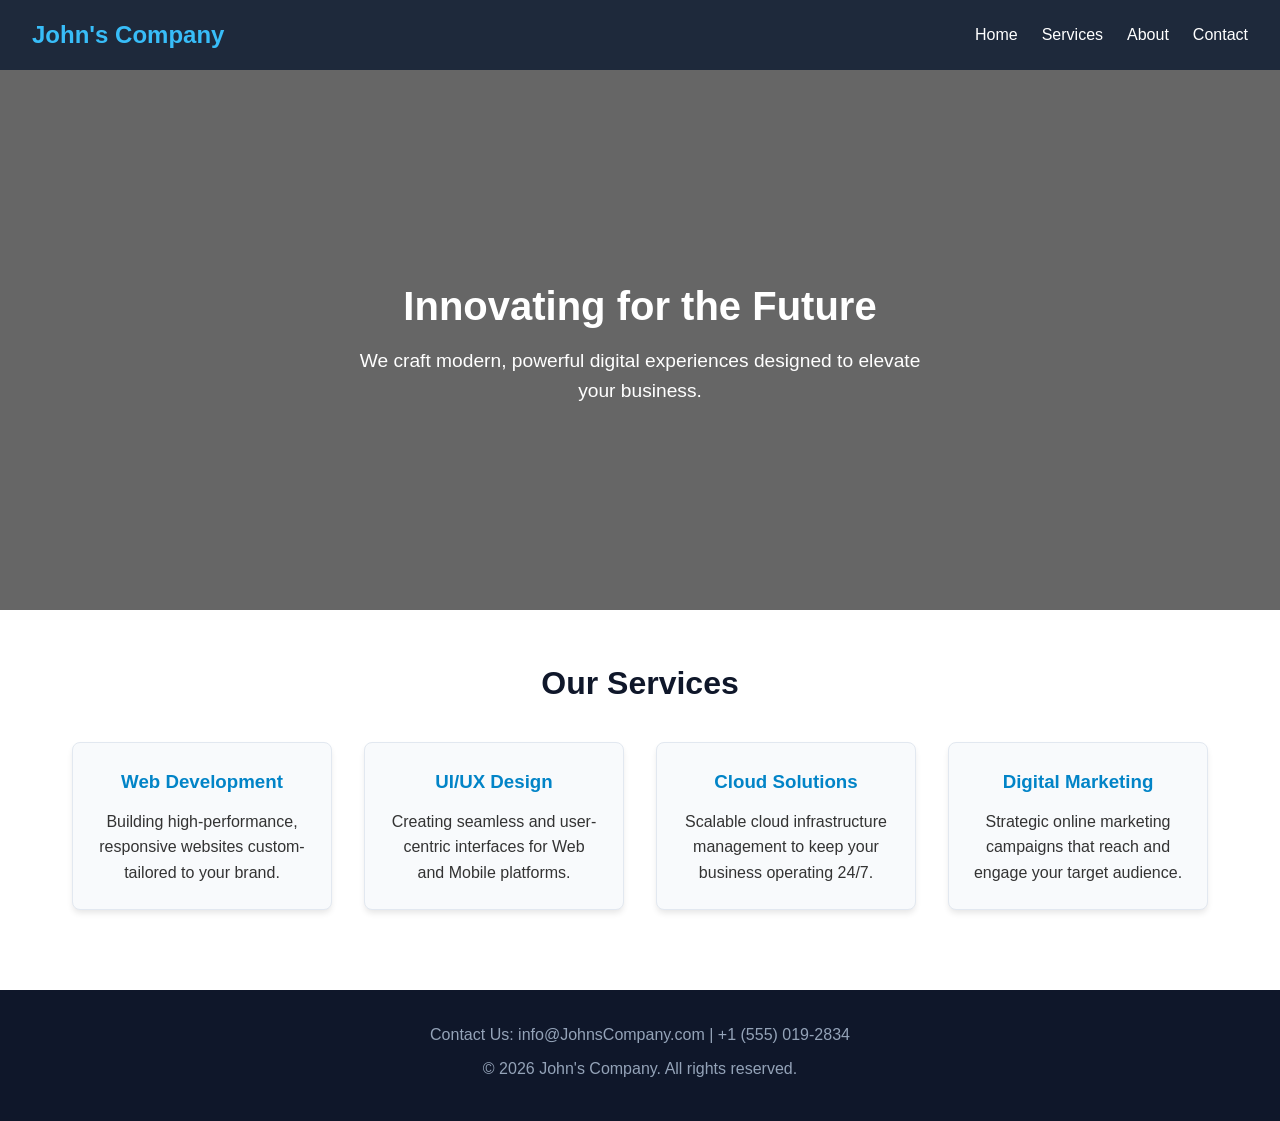
<file: EXP 1/index.html>
<!DOCTYPE html>
<html lang="en">
<head>
  <meta charset="UTF-8" />
  <meta name="viewport" content="width=device-width, initial-scale=1.0" />
  <title>John's Company | Home</title>
  <style>
    /* Reset & Base Styles */
    * {
      box-sizing: border-box;
      margin: 0;
      padding: 0;
    }

    body {
      font-family: 'Segoe UI', Tahoma, Geneva, Verdana, sans-serif;
      line-height: 1.6;
      color: #333;
    }

    /* 1. Header & Navigation (Flexbox Layout) */
    header {
      background-color: #1e293b;
      color: #fff;
      display: flex;
      justify-content: space-between;
      align-items: center;
      padding: 1rem 2rem;
      position: sticky;
      top: 0;
      z-index: 1000;
    }

    .logo {
      font-size: 1.5rem;
      font-weight: bold;
      color: #38bdf8;
    }

    nav ul {
      display: flex;
      list-style: none;
      gap: 1.5rem;
    }

    nav a {
      color: #fff;
      text-decoration: none;
      font-weight: 500;
      transition: color 0.3s;
    }

    nav a:hover {
      color: #38bdf8;
    }

    /* 2. Hero Section */
    .hero {
      background: linear-gradient(rgba(0, 0, 0, 0.6), rgba(0, 0, 0, 0.6)), 
                  url('https://picsum.photos/1200/500') center/cover no-repeat;
      height: 60vh;
      display: flex;
      flex-direction: column;
      justify-content: center;
      align-items: center;
      text-align: center;
      color: #fff;
      padding: 0 1rem;
    }

    .hero h1 {
      font-size: 2.5rem;
      margin-bottom: 0.5rem;
    }

    .hero p {
      font-size: 1.2rem;
      max-width: 600px;
    }

    /* 3. Services Section (CSS Grid Layout) */
    .services {
      padding: 3rem 2rem;
      max-width: 1200px;
      margin: 0 auto;
    }

    .services h2 {
      text-align: center;
      margin-bottom: 2rem;
      font-size: 2rem;
      color: #0f172a;
    }

    .grid-container {
      display: grid;
      grid-template-columns: repeat(auto-fit, minmax(250px, 1fr));
      gap: 2rem;
    }

    .card {
      background: #f8fafc;
      border: 1px solid #e2e8f0;
      border-radius: 8px;
      padding: 1.5rem;
      text-align: center;
      box-shadow: 0 4px 6px -1px rgba(0, 0, 0, 0.1);
    }

    .card h3 {
      margin-bottom: 0.75rem;
      color: #0284c7;
    }

    /* 4. Footer */
    footer {
      background-color: #0f172a;
      color: #94a3b8;
      text-align: center;
      padding: 2rem 1rem;
      margin-top: 2rem;
    }

    footer p {
      margin-bottom: 0.5rem;
    }

    /* Media Queries for Mobile Responsiveness */
    @media (max-width: 768px) {
      header {
        flex-direction: column;
        gap: 1rem;
      }

      .hero h1 {
        font-size: 1.8rem;
      }

      .hero p {
        font-size: 1rem;
      }
    }
  </style>
</head>
<body>

  <!-- Header Section -->
  <header>
    <div class="logo">John's Company</div>
    <nav>
      <ul>
  <li><a href="index.html">Home</a></li>
  <li><a href="services.html">Services</a></li>
  <li><a href="about.html">About</a></li>
  <li><a href="contact.html">Contact</a></li>
</ul>
    </nav>
  </header>

  <!-- Hero Section -->
  <section class="hero">
    <h1>Innovating for the Future</h1>
    <p>We craft modern, powerful digital experiences designed to elevate your business.</p>
  </section>

  <!-- Services Section -->
  <section class="services">
    <h2>Our Services</h2>
    <div class="grid-container">
      <div class="card">
        <h3>Web Development</h3>
        <p>Building high-performance, responsive websites custom-tailored to your brand.</p>
      </div>
      <div class="card">
        <h3>UI/UX Design</h3>
        <p>Creating seamless and user-centric interfaces for Web and Mobile platforms.</p>
      </div>
      <div class="card">
        <h3>Cloud Solutions</h3>
        <p>Scalable cloud infrastructure management to keep your business operating 24/7.</p>
      </div>
      <div class="card">
        <h3>Digital Marketing</h3>
        <p>Strategic online marketing campaigns that reach and engage your target audience.</p>
      </div>
    </div>
  </section>

  <!-- Footer Section -->
  <footer>
    <p>Contact Us: info@JohnsCompany.com | +1 (555) 019-2834</p>
    <p>&copy; 2026 John's Company. All rights reserved.</p>
  </footer>

</body>
</html>
</file>
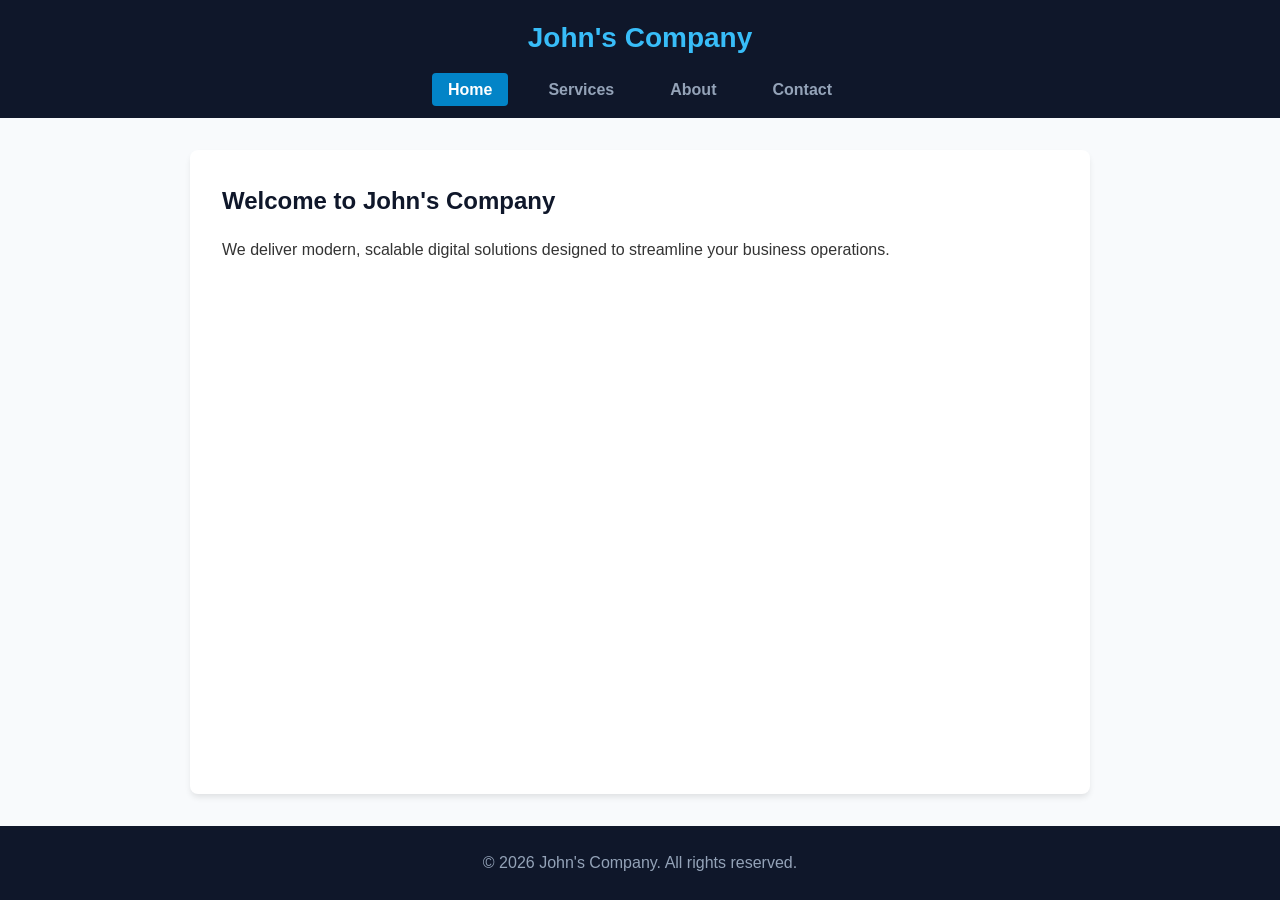
<file: EXP 2/index.html>
<!DOCTYPE html>
<html lang="en">
<head>
  <meta charset="UTF-8" />
  <meta name="viewport" content="width=device-width, initial-scale=1.0" />
  <title>Multi-Page Business Website</title>
  <style>
    /* Global Reset & Basic Styling */
    * {
      box-sizing: border-box;
      margin: 0;
      padding: 0;
    }

    body {
      font-family: 'Segoe UI', Tahoma, Geneva, Verdana, sans-serif;
      line-height: 1.6;
      color: #333;
      background-color: #f8fafc;
      display: flex;
      flex-direction: column;
      min-height: 100vh;
    }

    /* Header & Uniform Navigation */
    header {
      background-color: #0f172a;
      color: #fff;
      padding: 1rem 2rem;
      display: flex;
      flex-direction: column;
      align-items: center;
      gap: 1rem;
    }

    .logo {
      font-size: 1.75rem;
      font-weight: bold;
      color: #38bdf8;
    }

    nav ul {
      display: flex;
      list-style: none;
      gap: 1.5rem;
    }

    nav a {
      color: #94a3b8;
      text-decoration: none;
      font-weight: 600;
      padding: 0.5rem 1rem;
      border-radius: 4px;
      transition: all 0.3s ease;
    }

    nav a:hover,
    nav a.active {
      color: #fff;
      background-color: #0284c7;
    }

    /* Main Section Switching Logic */
    main {
      flex: 1;
      max-width: 900px;
      width: 100%;
      margin: 2rem auto;
      padding: 2rem;
      background: #ffffff;
      border-radius: 8px;
      box-shadow: 0 4px 6px -1px rgba(0, 0, 0, 0.1);
    }

    /* Hide sections by default */
    .page-section {
      display: none;
    }

    /* Show only the active section */
    .page-section.active {
      display: block;
    }

    h1 {
      margin-bottom: 1rem;
      color: #0f172a;
    }

    /* Services Grid */
    .grid {
      display: grid;
      grid-template-columns: repeat(auto-fit, minmax(200px, 1fr));
      gap: 1.5rem;
      margin-top: 1.5rem;
    }

    .card {
      padding: 1.5rem;
      border: 1px solid #e2e8f0;
      border-radius: 6px;
      background-color: #f1f5f9;
    }

    /* Form Styles */
    .contact-form {
      display: flex;
      flex-direction: column;
      gap: 1rem;
      max-width: 450px;
      margin-top: 1rem;
    }

    .contact-form input,
    .contact-form textarea {
      padding: 0.75rem;
      border: 1px solid #cbd5e1;
      border-radius: 4px;
    }

    .contact-form button {
      background-color: #0284c7;
      color: white;
      border: none;
      padding: 0.75rem;
      border-radius: 4px;
      cursor: pointer;
      font-weight: bold;
    }

    .contact-form button:hover {
      background-color: #0369a1;
    }

    /* Footer */
    footer {
      background-color: #0f172a;
      color: #94a3b8;
      text-align: center;
      padding: 1.5rem;
      margin-top: auto;
    }
  </style>
</head>
<body>

  <!-- Uniform Header Section -->
  <header>
    <div class="logo">John's Company</div>
    <nav>
      <ul>
        <li><a href="#home" class="nav-btn active" onclick="showPage('home', this)">Home</a></li>
        <li><a href="#services" class="nav-btn" onclick="showPage('services', this)">Services</a></li>
        <li><a href="#about" class="nav-btn" onclick="showPage('about', this)">About</a></li>
        <li><a href="#contact" class="nav-btn" onclick="showPage('contact', this)">Contact</a></li>
      </ul>
    </nav>
  </header>

  <!-- Main Content Container -->
  <main>
    <!-- Home Section -->
    <section id="home" class="page-section active">
      <h1>Welcome to John's Company</h1>
      <p>We deliver modern, scalable digital solutions designed to streamline your business operations.</p>
    </section>

    <!-- Services Section -->
    <section id="services" class="page-section">
      <h1>Our Services</h1>
      <div class="grid">
        <div class="card">
          <h3>Web Development</h3>
          <p>Custom responsive web application design and implementation.</p>
        </div>
        <div class="card">
          <h3>Cloud Solutions</h3>
          <p>Reliable cloud infrastructure and deployment integration.</p>
        </div>
        <div class="card">
          <h3>UI/UX Design</h3>
          <p>User-centered interface design focused on experience optimization.</p>
        </div>
      </div>
    </section>

    <!-- About Section -->
    <section id="about" class="page-section">
      <h1>About Us</h1>
      <p>John's Company is dedicated to delivering industry-standard web engineering solutions with structured software patterns and sleek UI performance.</p>
    </section>

    <!-- Contact Section -->
    <section id="contact" class="page-section">
      <h1>Contact Us</h1>
      <form class="contact-form" onsubmit="event.preventDefault(); alert('Message Sent!');">
        <input type="text" placeholder="Your Name" required />
        <input type="email" placeholder="Your Email" required />
        <textarea rows="4" placeholder="Your Message" required></textarea>
        <button type="submit">Send Message</button>
      </form>
    </section>
  </main>

  <!-- Uniform Footer Section -->
  <footer>
    <p>&copy; 2026 John's Company. All rights reserved.</p>
  </footer>

  <!-- Navigation Switch Handler -->
  <script>
    function showPage(pageId, element) {
      // Hide all page sections
      const sections = document.querySelectorAll('.page-section');
      sections.forEach(sec => sec.classList.remove('active'));

      // Remove active status from all links
      const links = document.querySelectorAll('.nav-btn');
      links.forEach(link => link.classList.remove('active'));

      // Display current section & highlight selected link
      document.getElementById(pageId).classList.add('active');
      element.classList.add('active');
    }
  </script>

</body>
</html>
</file>
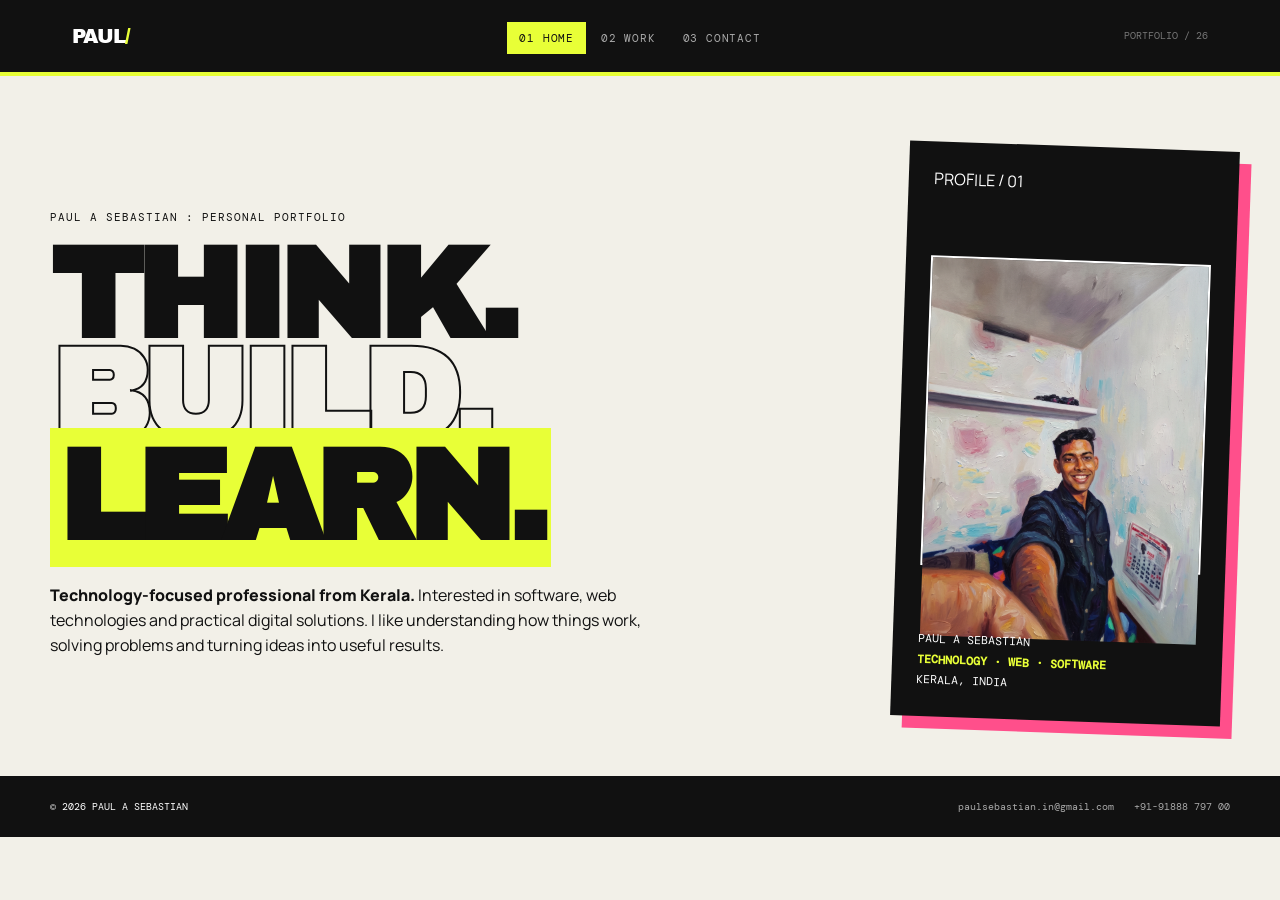
<file: EXP 4/index.html>
<!doctype html>
<html lang="en">
    <head>
        <meta charset="UTF-8" />
        <meta name="viewport" content="width=device-width,initial-scale=1.0" />
        <title>Paul A Sebastian</title>
        <link rel="stylesheet" href="style.css" />
    </head>
    <body class="home">
        <header class="site-header">
            <nav class="navbar">
                <a class="logo" href="index.html">PAUL<span>/</span></a>
                <ul class="nav-menu">
                    <li><a class="active" href="index.html">01 Home</a></li>
                    <li><a href="projects.html">02 Work</a></li>
                    <li><a href="contact.html">03 Contact</a></li>
                </ul>
                <div class="header-mark">PORTFOLIO / 26</div>
            </nav>
        </header>
        <main>
            <section class="hero container">
                <div class="hero-left">
                    <div class="issue">PAUL A SEBASTIAN : PERSONAL PORTFOLIO</div>
                    <h1>Think.<br /><span class="outline">Build.</span><br /><span class="accent">Learn.</span></h1>
                    <p class="hero-copy">
                        <strong>Technology-focused professional from Kerala.</strong> Interested in software, web
                        technologies and practical digital solutions. I like understanding how things work, solving
                        problems and turning ideas into useful results.
                    </p>
                </div>
                <div class="side-poster">
                    <div>PROFILE / 01</div>
                   <div class="photo">
    <img src="paul.png" alt="Paul A. Sebastian">
</div>
                    <div class="poster-bottom">
                        PAUL A SEBASTIAN<br /><b>TECHNOLOGY · WEB · SOFTWARE</b><br />KERALA, INDIA
                    </div>
                </div>
            </section>
           
        </main>
        <footer class="site-footer">
            <div class="footer-inner">
                <p>© 2026 PAUL A SEBASTIAN</p>
                <div class="footer-links">
                    <a href="mailto:paulsebastian.in@gmail.com"">paulsebastian.in@gmail.com</a
                    ><a href="tel:+919876543210">+91-91888 797 00</a>
                </div>
            </div>
        </footer>
    </body>
</html>
</file>
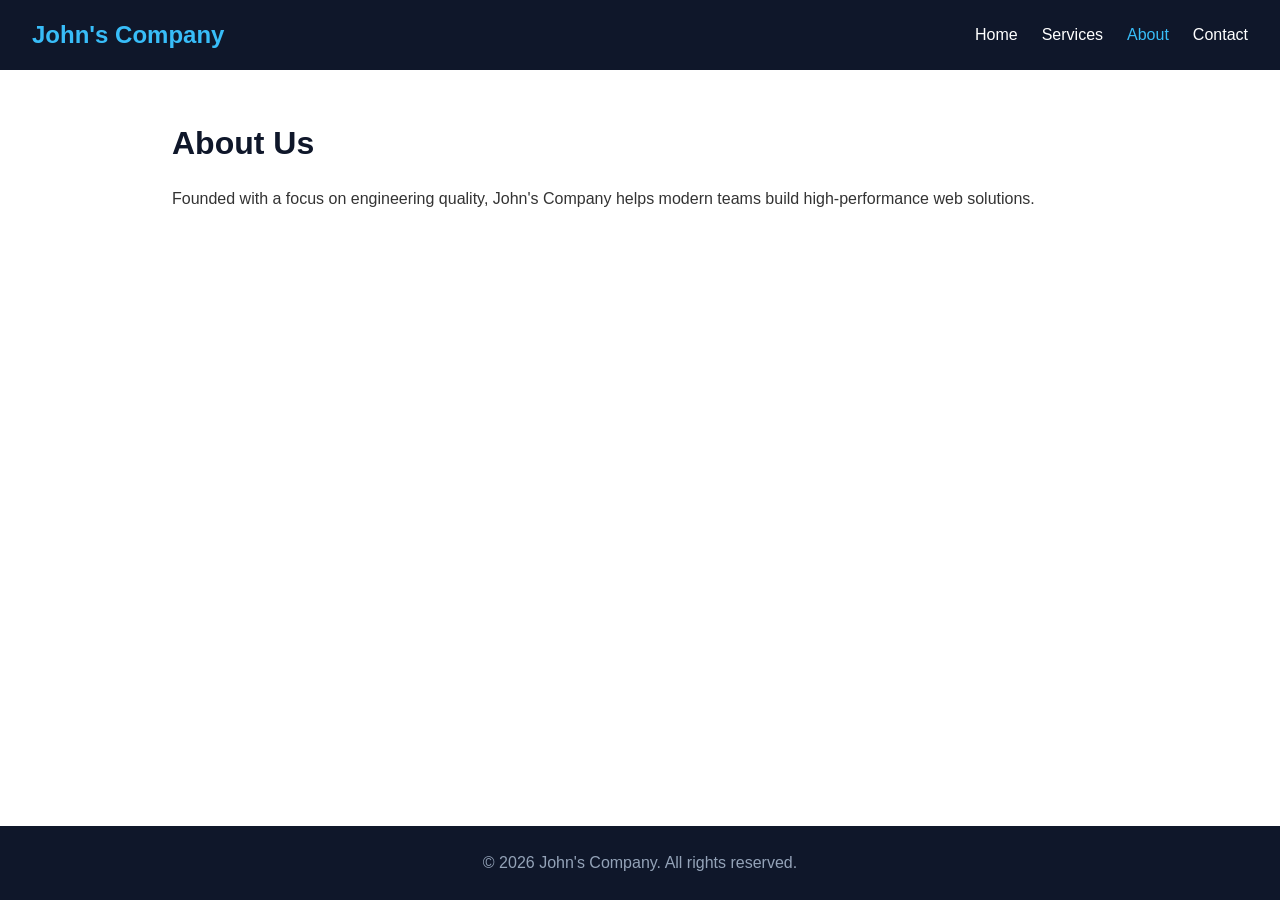
<file: EXP 1/about.html>
<!DOCTYPE html>
<html lang="en">
<head>
  <meta charset="UTF-8" />
  <meta name="viewport" content="width=device-width, initial-scale=1.0" />
  <title>John's Company | About</title>
  <link rel="stylesheet" href="style.css" />
</head>
<body>
  <header>
    <div class="logo">John's Company</div>
    <nav>
      <ul>
        <li><a href="index.html">Home</a></li>
        <li><a href="services.html">Services</a></li>
        <li><a href="about.html" class="active">About</a></li>
        <li><a href="contact.html">Contact</a></li>
      </ul>
    </nav>
  </header>

  <main>
    <h1>About Us</h1>
    <p>Founded with a focus on engineering quality, John's Company helps modern teams build high-performance web solutions.</p>
  </main>

  <footer>
    <p>&copy; 2026 John's Company. All rights reserved.</p>
  </footer>
</body>
</html>
</file>
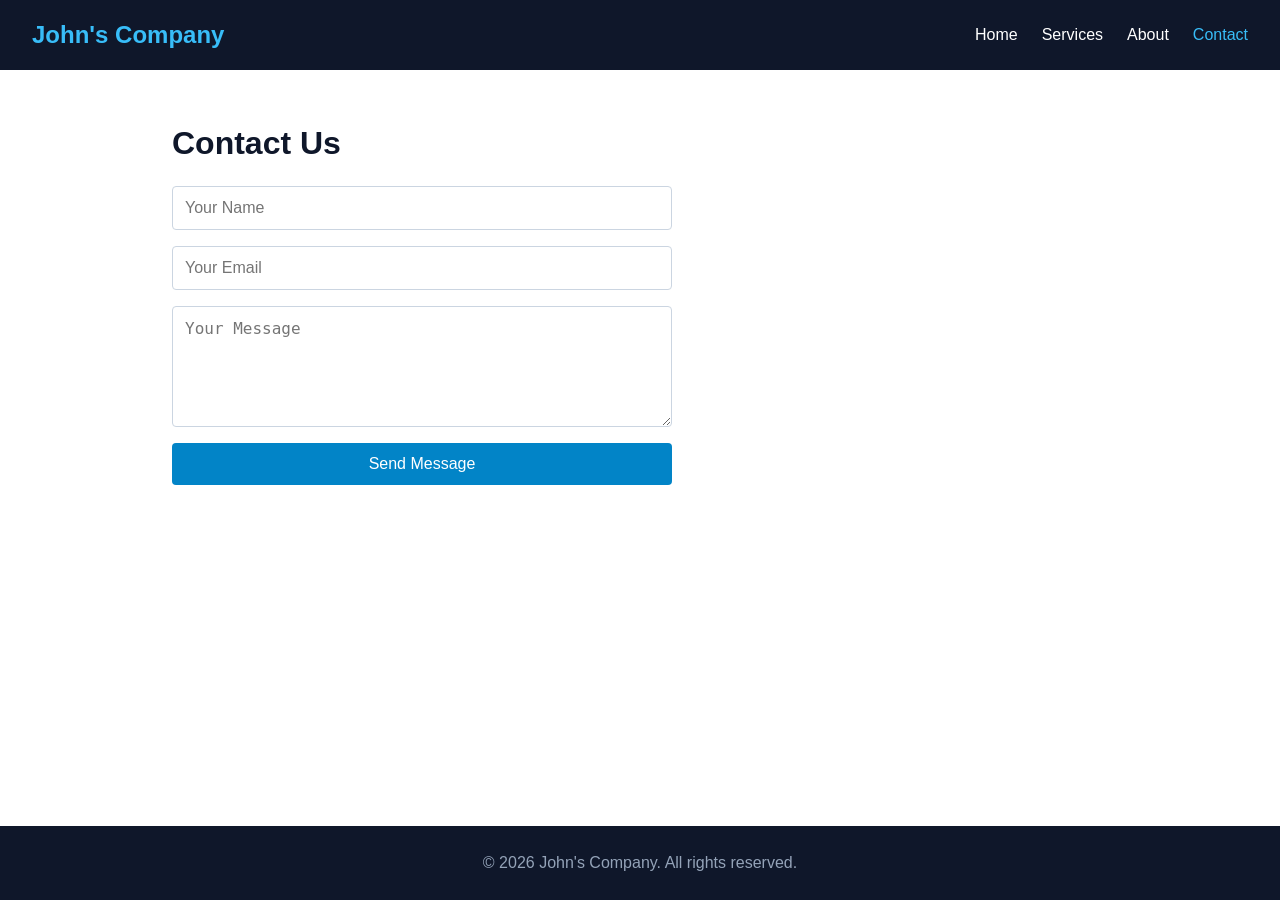
<file: EXP 1/contact.html>
<!DOCTYPE html>
<html lang="en">
<head>
  <meta charset="UTF-8" />
  <meta name="viewport" content="width=device-width, initial-scale=1.0" />
  <title>John's Company | Contact</title>
  <link rel="stylesheet" href="style.css" />
</head>
<body>
  <header>
    <div class="logo">John's Company</div>
    <nav>
      <ul>
        <li><a href="index.html">Home</a></li>
        <li><a href="services.html">Services</a></li>
        <li><a href="about.html">About</a></li>
        <li><a href="contact.html" class="active">Contact</a></li>
      </ul>
    </nav>
  </header>

  <main>
    <h1>Contact Us</h1>
    <form class="contact-form">
      <input type="text" placeholder="Your Name" required />
      <input type="email" placeholder="Your Email" required />
      <textarea rows="5" placeholder="Your Message" required></textarea>
      <button type="submit">Send Message</button>
    </form>
  </main>

  <footer>
    <p>&copy; 2026 John's Company. All rights reserved.</p>
  </footer>
</body>
</html>
</file>
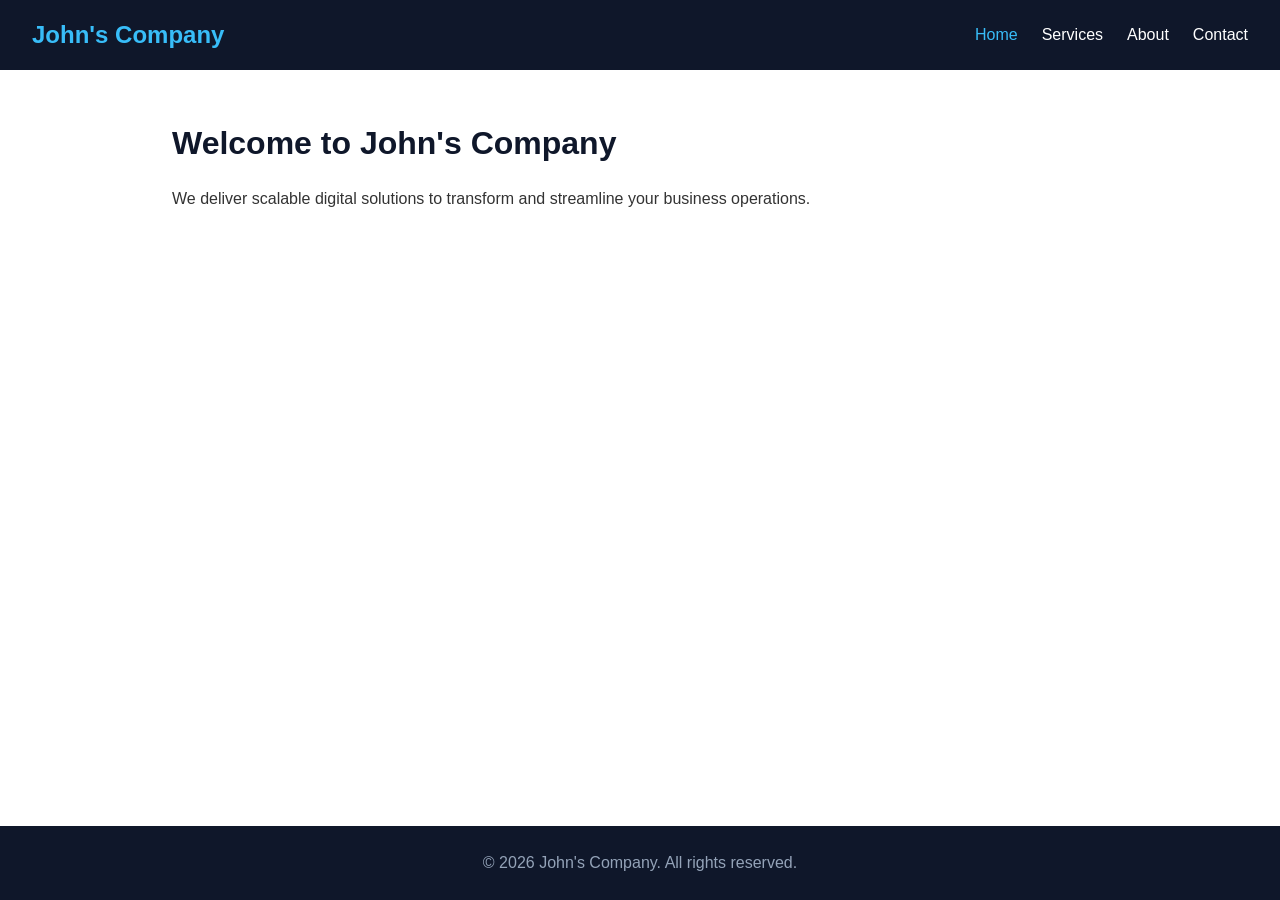
<file: EXP 1/home.html>
<!DOCTYPE html>
<html lang="en">
<head>
  <meta charset="UTF-8" />
  <meta name="viewport" content="width=device-width, initial-scale=1.0" />
  <title>John's Company | Home</title>
  <link rel="stylesheet" href="style.css" />
</head>
<body>
  <header>
    <div class="logo">John's Company</div>
    <nav>
      <ul>
        <li><a href="index.html" class="active">Home</a></li>
        <li><a href="services.html">Services</a></li>
        <li><a href="about.html">About</a></li>
        <li><a href="contact.html">Contact</a></li>
      </ul>
    </nav>
  </header>

  <main>
    <h1>Welcome to John's Company</h1>
    <p>We deliver scalable digital solutions to transform and streamline your business operations.</p>
  </main>

  <footer>
    <p>&copy; 2026 John's Company. All rights reserved.</p>
  </footer>
</body>
</html>
</file>
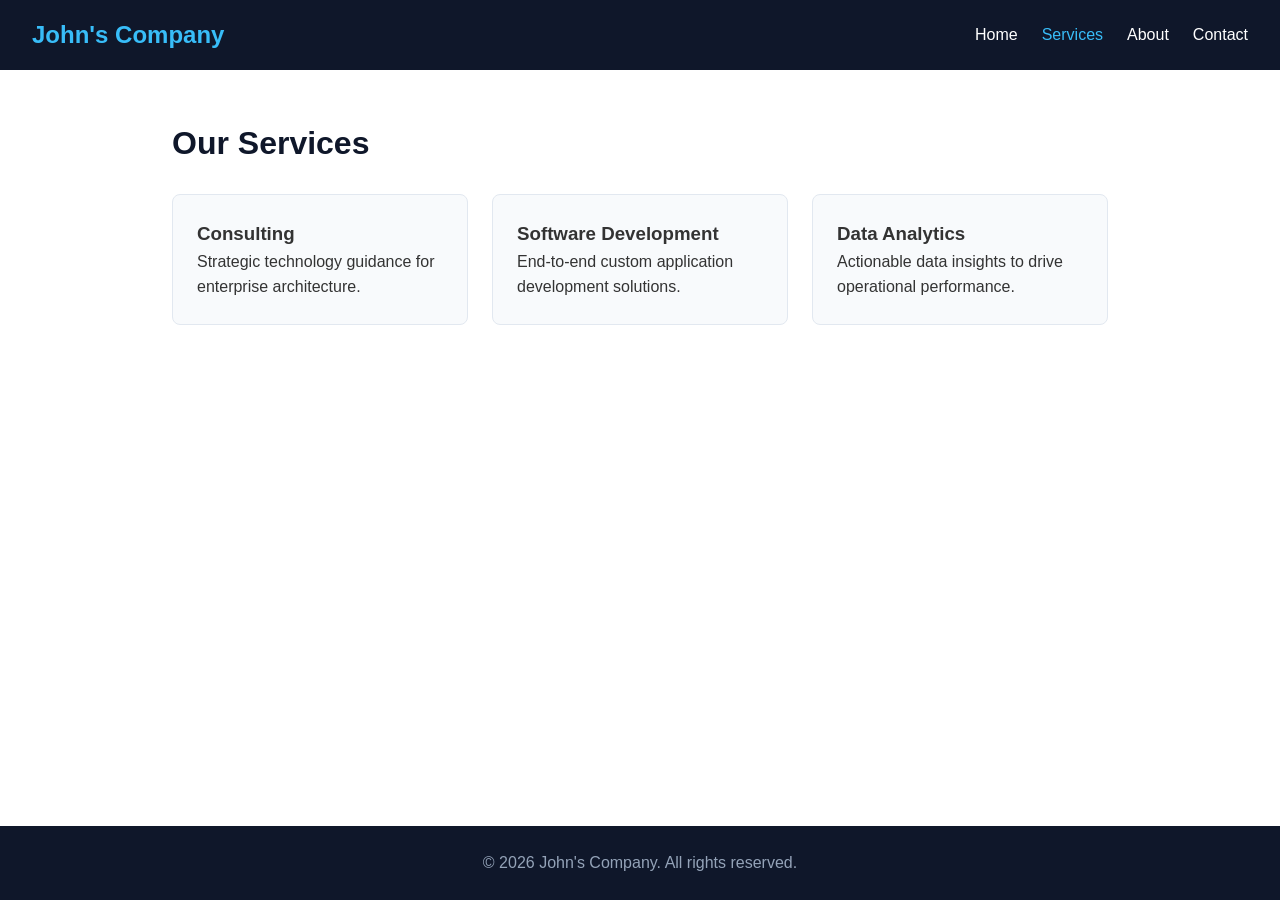
<file: EXP 1/services.html>
<!DOCTYPE html>
<html lang="en">
<head>
  <meta charset="UTF-8" />
  <meta name="viewport" content="width=device-width, initial-scale=1.0" />
  <title>John's Company | Services</title>
  <link rel="stylesheet" href="style.css" />
</head>
<body>
  <header>
    <div class="logo">John's Company</div>
    <nav>
      <ul>
        <li><a href="index.html">Home</a></li>
        <li><a href="services.html" class="active">Services</a></li>
        <li><a href="about.html">About</a></li>
        <li><a href="contact.html">Contact</a></li>
      </ul>
    </nav>
  </header>

  <main>
    <h1>Our Services</h1>
    <div class="services-grid">
      <div class="card">
        <h3>Consulting</h3>
        <p>Strategic technology guidance for enterprise architecture.</p>
      </div>
      <div class="card">
        <h3>Software Development</h3>
        <p>End-to-end custom application development solutions.</p>
      </div>
      <div class="card">
        <h3>Data Analytics</h3>
        <p>Actionable data insights to drive operational performance.</p>
      </div>
    </div>
  </main>

  <footer>
    <p>&copy; 2026 John's Company. All rights reserved.</p>
  </footer>
</body>
</html>
</file>
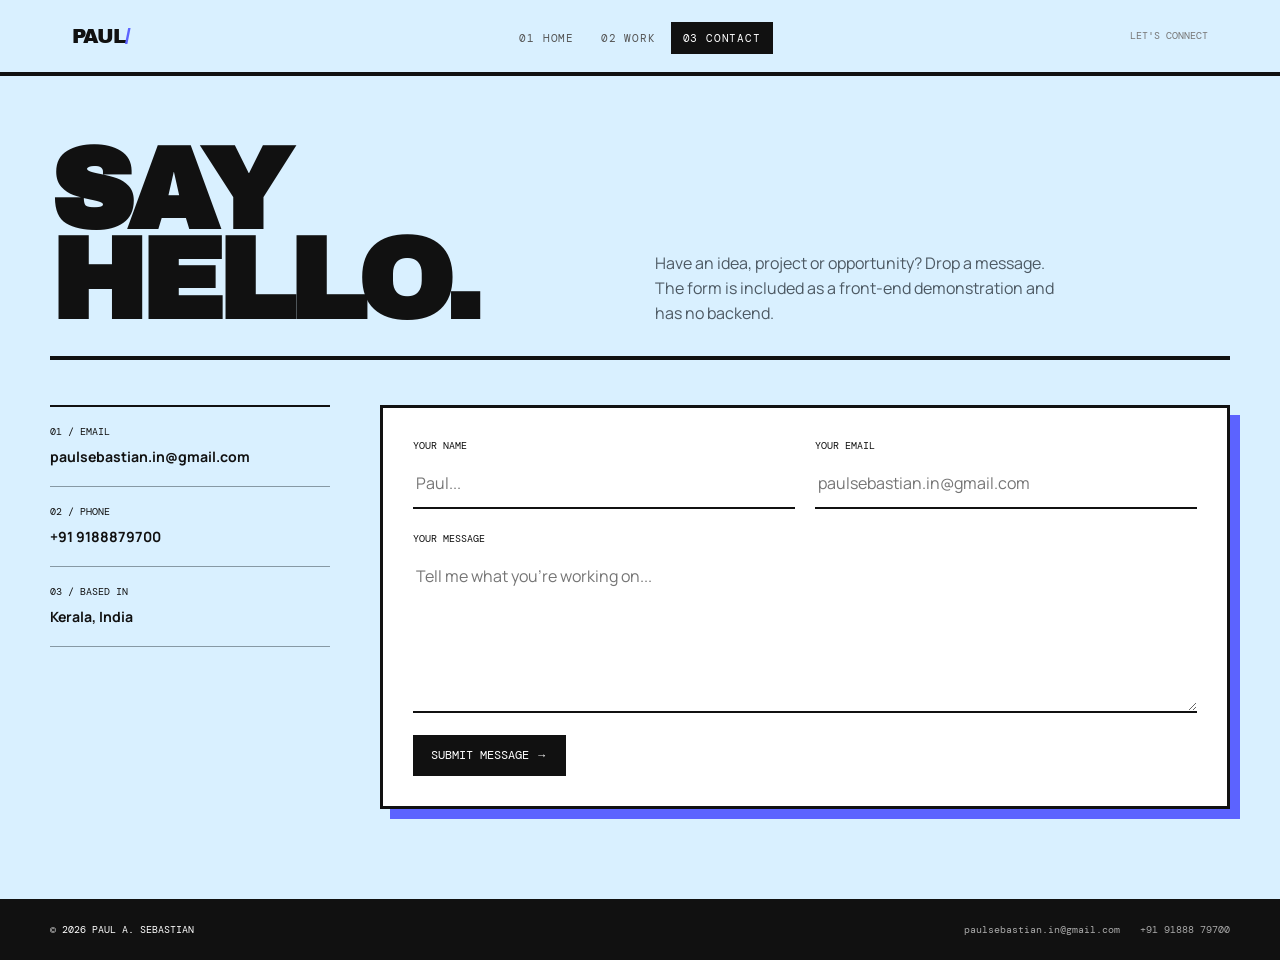
<file: EXP 4/contact.html>
<!DOCTYPE html>
<html lang="en">

<head>
    <meta charset="UTF-8">
    <meta name="viewport" content="width=device-width,initial-scale=1.0">
    <title>Contact — Paul A. Sebastian</title>
    <link rel="stylesheet" href="style.css">
</head>

<body class="contact">
    <header class="site-header">
        <nav class="navbar"><a class="logo" href="index.html">PAUL<span>/</span></a>
            <ul class="nav-menu">
                <li><a href="index.html">01 Home</a></li>
                <li><a href="projects.html">02 Work</a></li>
                <li><a class="active" href="contact.html">03 Contact</a></li>
            </ul>
            <div class="header-mark">LET'S CONNECT</div>
        </nav>
    </header>
    <main class="contact-main">
        <section class="contact-title container">
            <h1>Say<br>Hello.</h1>
            <p>Have an idea, project or opportunity? Drop a message. The form is included as a front-end demonstration and has no backend.</p>
        </section>
        <section class="contact-grid container">
            <aside class="details">
                <div class="detail"><small>01 / EMAIL</small><a href="mailto:paulsebastian.in@gmail.com">paulsebastian.in@gmail.com</a></div>
                <div class="detail"><small>02 / PHONE</small><a href="tel:+919188879700">+91 9188879700</a></div>
                <div class="detail"><small>03 / BASED IN</small><span>Kerala, India</span></div>
            </aside>
            <form class="form-box" action="#" method="post">
                <div class="form-row">
                    <div class="field">
                        <label for="name">Your name</label>
                        <input id="name" name="name" type="text" placeholder="Paul..." required>
                    </div>
                    <div class="field">
                        <label for="email">Your email</label>
                        <input id="email" name="email" type="email" placeholder="paulsebastian.in@gmail.com" required>
                    </div>
                </div>
                <div class="field">
                    <label for="message">Your message</label>
                    <textarea id="message" name="message" placeholder="Tell me what you're working on..." required></textarea>
                </div>
                <button class="send" type="submit">SUBMIT MESSAGE →</button>
            </form>
        </section>
    </main>
    <footer class="site-footer">
        <div class="footer-inner">
            <p>© 2026 PAUL A. SEBASTIAN</p>
            <div class="footer-links"><a href="mailto:paulsebastian.in@gmail.com">paulsebastian.in@gmail.com</a><a href="tel:+919188879700">+91 91888 79700</a></div>
        </div>
    </footer>
</body>

</html>
</file>
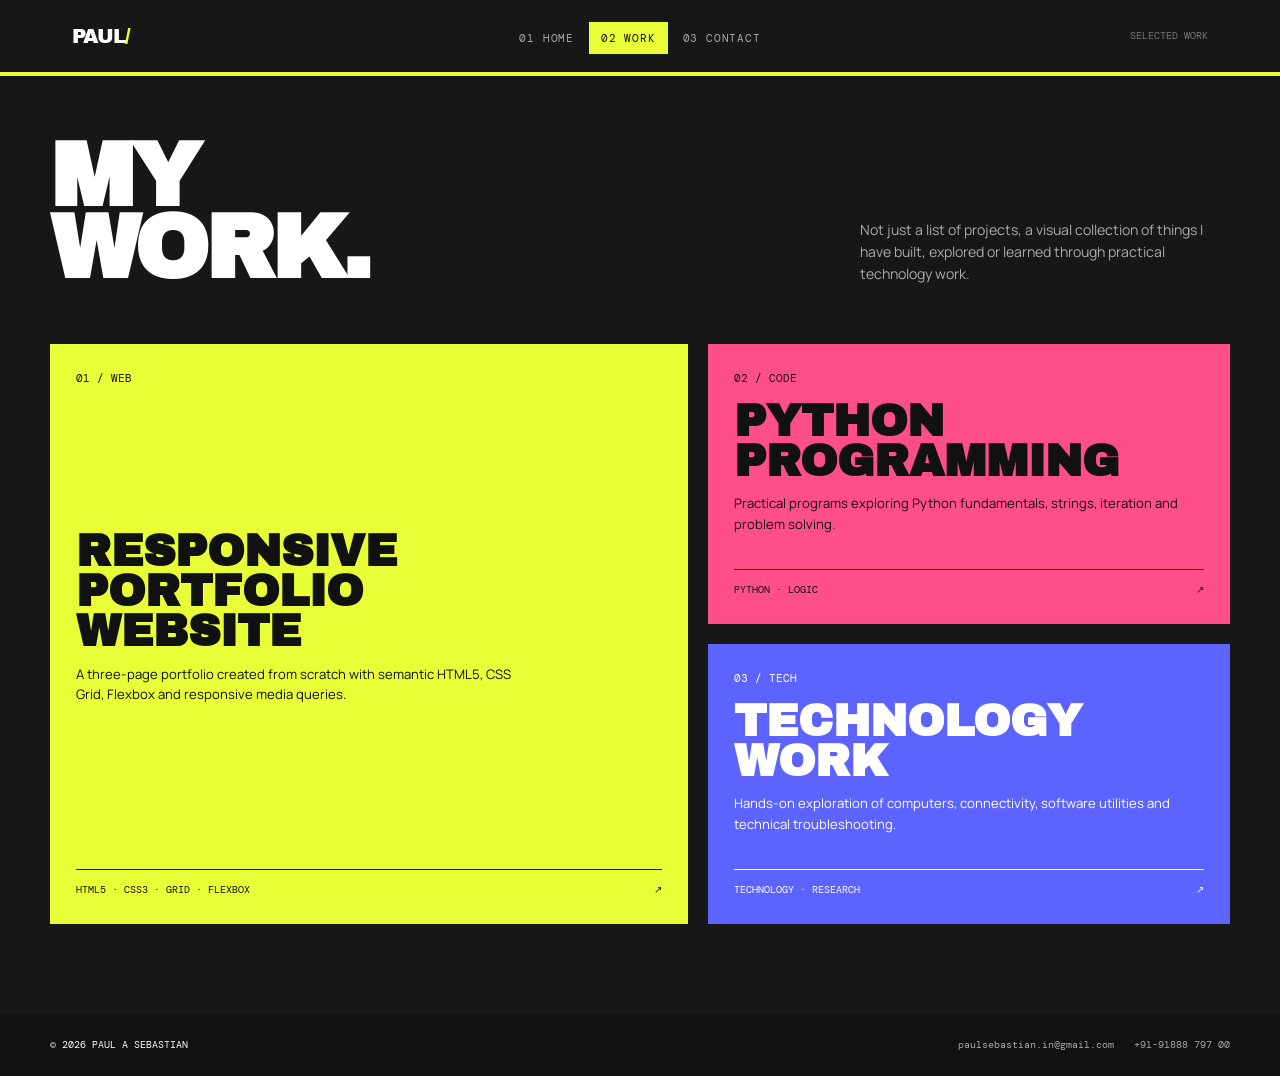
<file: EXP 4/projects.html>
<!doctype html>
<html lang="en">
    <head>
        <meta charset="UTF-8" />
        <meta name="viewport" content="width=device-width,initial-scale=1.0" />
        <title>Work — Paul A. Sebastian</title>
        <link rel="stylesheet" href="style.css" />
    </head>
    <body class="projects">
        <header class="site-header">
            <nav class="navbar">
                <a class="logo" href="index.html">PAUL<span>/</span></a>
                <ul class="nav-menu">
                    <li><a href="index.html">01 Home</a></li>
                    <li><a class="active" href="projects.html">02 Work</a></li>
                    <li><a href="contact.html">03 Contact</a></li>
                </ul>
                <div class="header-mark">SELECTED WORK</div>
            </nav>
        </header>
        <main>
            <section class="project-intro container">
                <h1>My<br />Work.</h1>
                <p>
                    Not just a list of projects, a visual collection of things I have built, explored or learned
                    through practical technology work.
                </p>
            </section>
            <section class="masonry container">
                <article class="work big">
                    <div class="work-no">01 / WEB</div>
                    <div>
                        <h2>Responsive Portfolio Website</h2>
                        <p>
                            A three-page portfolio created from scratch with semantic HTML5, CSS Grid, Flexbox and
                            responsive media queries.
                        </p>
                    </div>
                    <div class="work-meta"><span>HTML5 · CSS3 · GRID · FLEXBOX</span><span>↗</span></div>
                </article>
                <article class="work pink">
                    <div class="work-no">02 / CODE</div>
                    <div>
                        <h2>Python Programming</h2>
                        <p>Practical programs exploring Python fundamentals, strings, iteration and problem solving.</p>
                    </div>
                    <div class="work-meta"><span>PYTHON · LOGIC</span><span>↗</span></div>
                </article>
                <article class="work blue">
                    <div class="work-no">03 / TECH</div>
                    <div>
                        <h2>Technology Work</h2>
                        <p>
                            Hands-on exploration of computers, connectivity, software utilities and technical
                            troubleshooting.
                        </p>
                    </div>
                    <div class="work-meta"><span>TECHNOLOGY · RESEARCH</span><span>↗</span></div>
                </article>
            </section>
        </main>
        <footer class="site-footer">
            <div class="footer-inner">
                <p>© 2026 PAUL A SEBASTIAN</p>
                <div class="footer-links">
                    <a href="mailto:paulsebastian.in@gmail.com">paulsebastian.in@gmail.com</a
                    ><a href="tel:+919188879700">+91-91888 797 00</a>
                </div>
            </div>
        </footer>
    </body>
</html>
</file>
<file: EXP 4/style.css>
@import url("https://fonts.googleapis.com/css2?family=Archivo+Black&family=DM+Mono:wght@400;500&family=Manrope:wght@400;600;700;800&display=swap");

* {
  box-sizing: border-box;
  margin: 0;
  padding: 0;
}
:root {
  --black: #111;
  --paper: #f2f0e8;
  --yellow: #e8ff37;
  --pink: #ff4f8b;
  --blue: #5c63ff;
  --gray: #777;
}
body {
  font-family: Manrope, Arial, sans-serif;
  background: var(--paper);
  color: var(--black);
  line-height: 1.55;
}
a {
  text-decoration: none;
  color: inherit;
}
.container {
  width: min(1180px, calc(100% - 44px));
  margin: auto;
}

/* ONE COMMON HEADER — intentionally designed like a label, not a standard navbar */
.site-header {
  background: var(--black);
  color: white;
  border-bottom: 4px solid var(--yellow);
  position: sticky;
  top: 0;
  z-index: 100;
}
.navbar {
  max-width: 1180px;
  margin: auto;
  min-height: 72px;
  padding: 0 22px;
  display: grid;
  grid-template-columns: 1fr auto 1fr;
  align-items: center;
}
.logo {
  font-family: "Archivo Black";
  font-size: 1.25rem;
  letter-spacing: -1px;
}
.logo span {
  color: var(--yellow);
}
.nav-menu {
  display: flex;
  list-style: none;
  gap: 3px;
  justify-content: center;
}
.nav-menu a {
  font-family: "DM Mono";
  font-size: 0.7rem;
  text-transform: uppercase;
  padding: 9px 12px;
  color: #aaa;
  letter-spacing: 0.8px;
}
.nav-menu a:hover,
.nav-menu a.active {
  color: var(--black);
  background: var(--yellow);
}
.header-mark {
  justify-self: end;
  font-family: "DM Mono";
  font-size: 0.65rem;
  color: #777;
}

/* HOME — bold poster / brutalist */
.home {
  background: var(--paper);
}
.hero {
  min-height: 700px;
  padding: 70px 0 55px;
  display: grid;
  grid-template-columns: 1fr 330px;
  gap: 35px;
  position: relative;
}
.hero-left {
  display: flex;
  flex-direction: column;
  justify-content: center;
}
.issue {
  font-family: "DM Mono";
  font-size: 0.7rem;
  letter-spacing: 1px;
  margin-bottom: 18px;
}
.hero h1 {
  font-family: "Archivo Black";
  font-size: clamp(4rem, 10vw, 9.5rem);
  line-height: 0.79;
  letter-spacing: -7px;
  text-transform: uppercase;
}
.hero h1 .outline {
  color: transparent;
  -webkit-text-stroke: 2px var(--black);
}
.hero h1 .accent {
  background: var(--yellow);
  display: inline;
  padding: 0 8px;
}
.hero-copy {
  max-width: 610px;
  margin-top: 35px;
  font-size: 1rem;
}
.hero-copy strong {
  font-weight: 800;
}
.side-poster {
  background: var(--black);
  color: white;
  min-height: 530px;
  padding: 25px;
  display: flex;
  flex-direction: column;
  justify-content: space-between;
  transform: rotate(2deg);
  box-shadow: 12px 12px 0 var(--pink);
}
.photo {
  height: 310px;
  background: #303030;
  border: 2px solid white;
  display: grid;
  place-items: center;
  text-align: center;
  color: #888;
  font-family: "DM Mono";
  font-size: 0.75rem;
}
.photo img {
  width: 100%;
  height: 100%;
  object-fit: cover;
  object-position: center;
  display: block;
}
.poster-bottom {
  font-family: "DM Mono";
  font-size: 0.72rem;
  line-height: 1.8;
}
.poster-bottom b {
  color: var(--yellow);
}
.home-strip {
  border-top: 3px solid var(--black);
  border-bottom: 1px solid var(--black);
  padding: 13px 0;
  font-family: "DM Mono";
  font-size: 0.68rem;
  display: flex;
  justify-content: space-between;
}

/* PROJECTS — masonry/cutout gallery */
.projects {
  background: #171717;
  color: white;
  min-height: 100vh;
}
.projects .site-header {
  background: #171717;
}
.project-intro {
  padding: 65px 0 30px;
  display: flex;
  align-items: end;
  justify-content: space-between;
  gap: 30px;
}
.project-intro h1 {
  font-family: "Archivo Black";
  font-size: clamp(3rem, 7vw, 6.5rem);
  line-height: 0.8;
  letter-spacing: -4px;
  text-transform: uppercase;
}
.project-intro p {
  max-width: 370px;
  color: #aaa;
  font-size: 0.88rem;
}
.masonry {
  padding: 30px 0 90px;
  display: grid;
  grid-template-columns: 1.1fr 0.9fr;
  grid-template-rows: auto auto;
  gap: 20px;
}
.work {
  background: #242424;
  border: 1px solid #3b3b3b;
  padding: 26px;
  min-height: 280px;
  position: relative;
  overflow: hidden;
  display: flex;
  flex-direction: column;
  justify-content: space-between;
}
.work.big {
  min-height: 580px;
  grid-row: span 2;
  background: var(--yellow);
  color: var(--black);
  border: 0;
}
.work.pink {
  background: var(--pink);
  color: var(--black);
  border: 0;
}
.work.blue {
  background: var(--blue);
  border: 0;
}
.work-no {
  font-family: "DM Mono";
  font-size: 0.7rem;
}
.work h2 {
  font-family: "Archivo Black";
  font-size: clamp(1.8rem, 3.5vw, 3.2rem);
  line-height: 0.9;
  text-transform: uppercase;
  max-width: 500px;
}
.work p {
  font-size: 0.82rem;
  max-width: 450px;
  margin-top: 12px;
}
.work-meta {
  font-family: "DM Mono";
  font-size: 0.65rem;
  display: flex;
  justify-content: space-between;
  border-top: 1px solid currentColor;
  padding-top: 12px;
  margin-top: 22px;
}

/* CONTACT — giant type / index card */
.contact {
  background: #d9f0ff;
  min-height: 100vh;
}
.contact .site-header {
  background: #d9f0ff;
  color: var(--black);
  border-color: var(--black);
}
.contact .logo span {
  color: var(--blue);
}
.contact .nav-menu a {
  color: #555;
}
.contact .nav-menu a:hover,
.contact .nav-menu a.active {
  background: var(--black);
  color: white;
}
.contact-main {
  padding: 70px 0 90px;
}
.contact-title {
  display: grid;
  grid-template-columns: 1fr 1fr;
  align-items: end;
  border-bottom: 4px solid var(--black);
  padding-bottom: 30px;
  gap: 30px;
}
.contact-title h1 {
  font-family: "Archivo Black";
  font-size: clamp(4rem, 9vw, 9rem);
  line-height: 0.78;
  letter-spacing: -6px;
  text-transform: uppercase;
}
.contact-title p {
  max-width: 400px;
  color: #4d5963;
}
.contact-grid {
  display: grid;
  grid-template-columns: 280px 1fr;
  gap: 50px;
  padding-top: 45px;
}
.details {
  border-top: 2px solid var(--black);
}
.detail {
  padding: 17px 0;
  border-bottom: 1px solid #8799a5;
}
.detail small {
  font-family: "DM Mono";
  font-size: 0.62rem;
  display: block;
  margin-bottom: 5px;
}
.detail span,
.detail a {
  font-size: 0.88rem;
  font-weight: 700;
}
.form-box {
  background: white;
  border: 3px solid var(--black);
  padding: 30px;
  box-shadow: 10px 10px 0 var(--blue);
}
.form-row {
  display: grid;
  grid-template-columns: 1fr 1fr;
  gap: 20px;
}
.field {
  display: flex;
  flex-direction: column;
  gap: 6px;
  margin-bottom: 22px;
}
label {
  font-family: "DM Mono";
  font-size: 0.65rem;
  text-transform: uppercase;
}
input,
textarea {
  font: inherit;
  border: 0;
  border-bottom: 2px solid var(--black);
  padding: 11px 3px;
  background: #fff;
  border-radius: 0;
}
input:focus,
textarea:focus {
  outline: none;
  border-bottom-color: var(--blue);
}
textarea {
  min-height: 160px;
  resize: vertical;
}
.send {
  background: var(--black);
  color: white;
  border: 0;
  padding: 13px 18px;
  font-family: "DM Mono";
  font-size: 0.72rem;
  cursor: pointer;
}
.send:hover {
  background: var(--blue);
}

/* FOOTER */
.site-footer {
  background: var(--black);
  color: white;
  padding: 23px;
}
.footer-inner {
  max-width: 1180px;
  margin: auto;
  display: flex;
  justify-content: space-between;
  gap: 20px;
  font-family: "DM Mono";
  font-size: 0.62rem;
}
.footer-links {
  display: flex;
  gap: 20px;
  color: #aaa;
}
.footer-links a:hover {
  color: var(--yellow);
}

@media (max-width: 850px) {
  .navbar {
    grid-template-columns: 1fr auto;
  }
  .header-mark {
    display: none;
  }
  .nav-menu {
    grid-column: 1/-1;
    grid-row: 2;
    padding-bottom: 10px;
  }
  .hero {
    grid-template-columns: 1fr 260px;
  }
  .side-poster {
    min-height: 450px;
  }
  .photo {
    height: 260px;
  }
  .project-intro {
    align-items: start;
    flex-direction: column;
  }
  .masonry {
    grid-template-columns: 1fr;
  }
  .work.big {
    grid-row: auto;
    min-height: 400px;
  }
  .contact-title {
    grid-template-columns: 1fr;
  }
  .contact-grid {
    grid-template-columns: 1fr;
  }
}
@media (max-width: 600px) {
  .container {
    width: calc(100% - 30px);
  }
  .navbar {
    padding: 12px 15px;
  }
  .nav-menu {
    gap: 0;
  }
  .nav-menu a {
    font-size: 0.62rem;
    padding: 7px 8px;
  }
  .hero {
    grid-template-columns: 1fr;
    padding: 55px 0 35px;
    text-align: left;
  }
  .hero h1 {
    font-size: 4.2rem;
    letter-spacing: -3px;
  }
  .hero-copy {
    font-size: 0.9rem;
    margin-top: 25px;
  }
  .side-poster {
    width: 240px;
    min-height: 390px;
    margin: 15px auto 10px;
    transform: rotate(-1deg);
  }
  .photo {
    height: 230px;
  }
  .home-strip {
    font-size: 0.55rem;
    gap: 10px;
  }
  .home-strip span:last-child {
    display: none;
  }
  .project-intro {
    padding: 55px 0 20px;
  }
  .project-intro h1 {
    font-size: 3.5rem;
  }
  .masonry {
    padding: 20px 0 60px;
  }
  .work,
  .work.big {
    min-height: 300px !important;
    padding: 21px;
  }
  .work h2 {
    font-size: 2rem;
  }
  .contact-main {
    padding: 55px 0 65px;
  }
  .contact-title h1 {
    font-size: 4.2rem;
    letter-spacing: -3px;
  }
  .contact-grid {
    padding-top: 32px;
    gap: 35px;
  }
  .form-box {
    padding: 22px;
    box-shadow: 6px 6px 0 var(--blue);
  }
  .form-row {
    grid-template-columns: 1fr;
  }
  .footer-inner {
    flex-direction: column;
    text-align: center;
  }
  .footer-links {
    justify-content: center;
    flex-wrap: wrap;
  }
}
</file>
<file: EXP 1/style.css>
/* Reset & Base Styles */
* {
  box-sizing: border-box;
  margin: 0;
  padding: 0;
}

body {
  font-family: 'Segoe UI', Tahoma, Geneva, Verdana, sans-serif;
  line-height: 1.6;
  color: #333;
  display: flex;
  flex-direction: column;
  min-height: 100vh;
}

/* Header & Navigation */
header {
  background-color: #0f172a;
  color: #fff;
  display: flex;
  justify-content: space-between;
  align-items: center;
  padding: 1rem 2rem;
}

.logo {
  font-size: 1.5rem;
  font-weight: bold;
  color: #38bdf8;
}

nav ul {
  display: flex;
  list-style: none;
  gap: 1.5rem;
}

nav a {
  color: #fff;
  text-decoration: none;
  font-weight: 500;
  transition: color 0.3s;
}

nav a:hover,
nav a.active {
  color: #38bdf8;
}

/* Main Content Area */
main {
  flex: 1;
  padding: 3rem 2rem;
  max-width: 1000px;
  margin: 0 auto;
  width: 100%;
}

h1 {
  margin-bottom: 1rem;
  color: #0f172a;
}

/* Grid Layout for Services */
.services-grid {
  display: grid;
  grid-template-columns: repeat(auto-fit, minmax(220px, 1fr));
  gap: 1.5rem;
  margin-top: 1.5rem;
}

.card {
  border: 1px solid #e2e8f0;
  padding: 1.5rem;
  border-radius: 8px;
  background: #f8fafc;
}

/* Contact Form Styling */
.contact-form {
  display: flex;
  flex-direction: column;
  gap: 1rem;
  max-width: 500px;
  margin-top: 1rem;
}

.contact-form input,
.contact-form textarea {
  padding: 0.75rem;
  border: 1px solid #cbd5e1;
  border-radius: 4px;
  font-size: 1rem;
}

.contact-form button {
  background-color: #0284c7;
  color: white;
  border: none;
  padding: 0.75rem;
  border-radius: 4px;
  cursor: pointer;
  font-size: 1rem;
}

.contact-form button:hover {
  background-color: #0369a1;
}

/* Footer */
footer {
  background-color: #0f172a;
  color: #94a3b8;
  text-align: center;
  padding: 1.5rem 1rem;
}

/* Mobile Responsiveness */
@media (max-width: 600px) {
  header {
    flex-direction: column;
    gap: 1rem;
  }
}
</file>
